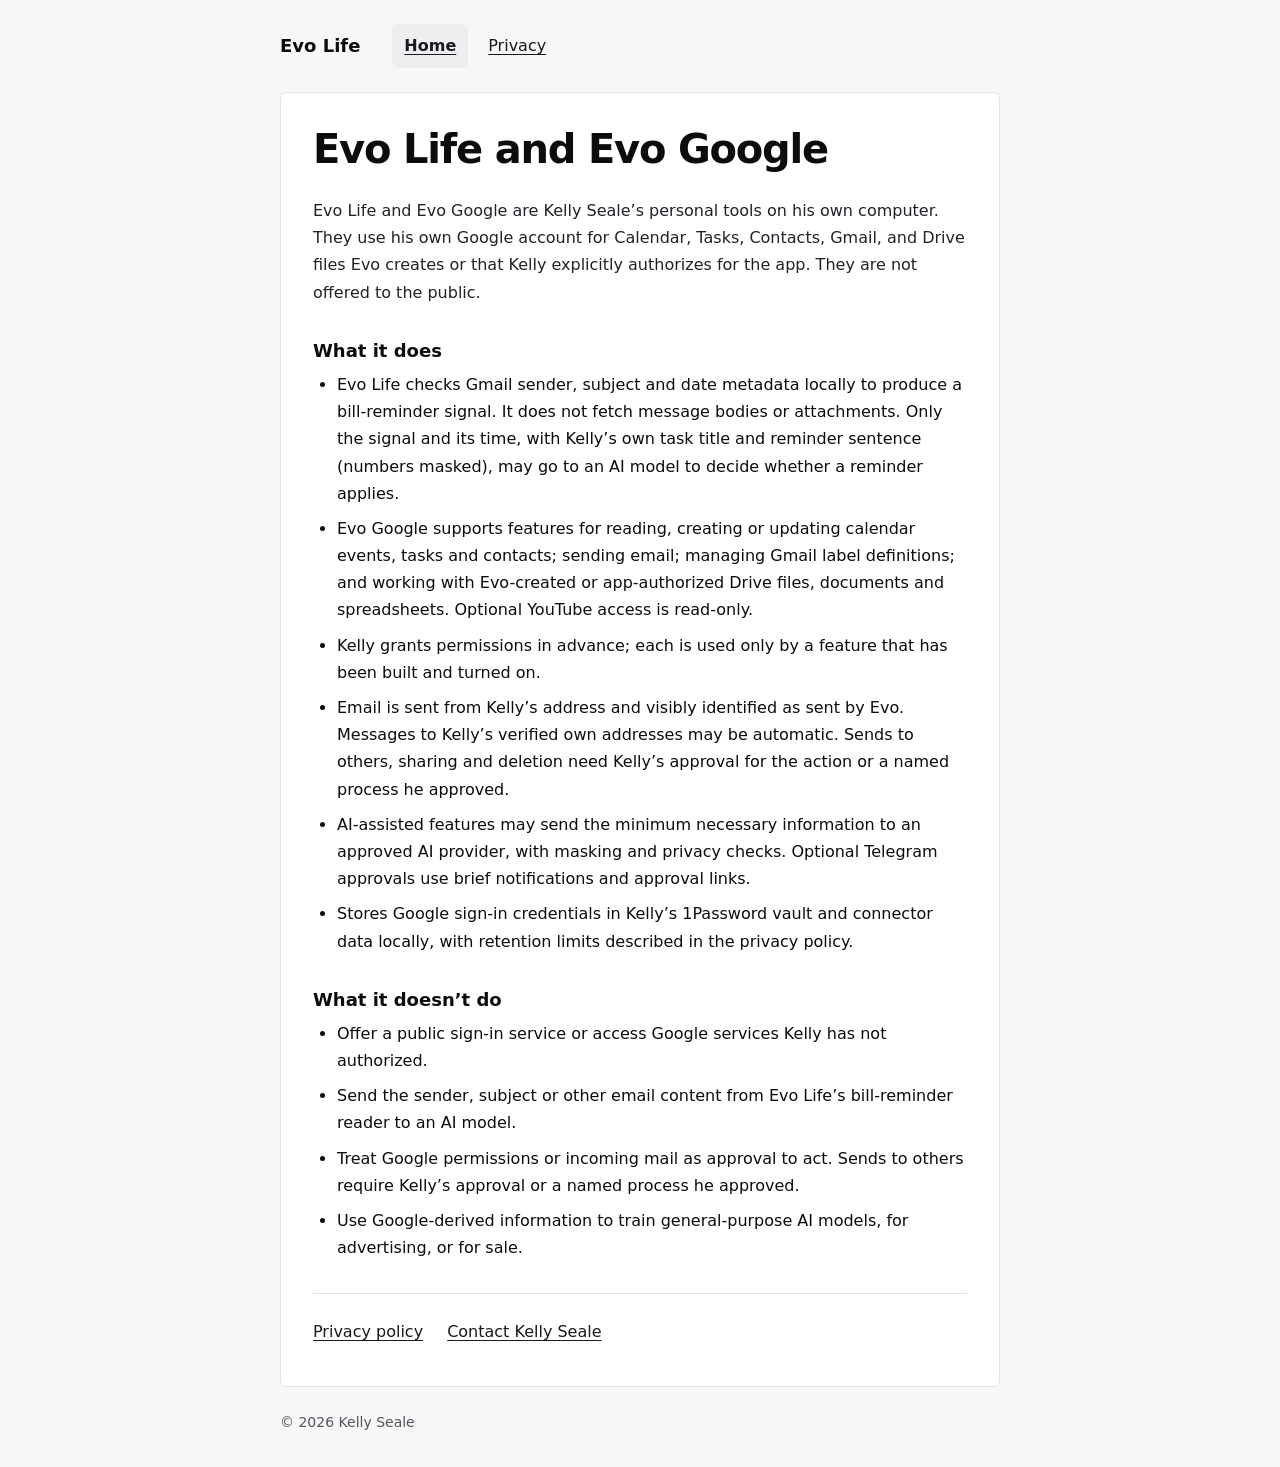
<file: index.html>
<!doctype html>
<html lang="en">
<head>
  <meta charset="utf-8">
  <meta name="viewport" content="width=device-width, initial-scale=1">
  <meta name="description" content="Evo Life and Evo Google are Kelly Seale’s personal tools on his own computer, using his Google account for reminders and approved productivity features.">
  <title>Evo Life</title>
  <link rel="icon" type="image/svg+xml" href="data:image/svg+xml,%3Csvg xmlns='http://www.w3.org/2000/svg' viewBox='0 0 32 32'%3E%3Crect width='32' height='32' rx='8' fill='%2318191c'/%3E%3Cpath d='m9 16 5 5 9-10' fill='none' stroke='%23ffffff' stroke-width='3' stroke-linecap='round' stroke-linejoin='round'/%3E%3C/svg%3E">
  <link rel="stylesheet" href="style.css">
</head>
<body>
  <a class="skip-link" href="#main">Skip to content</a>
  <header class="site-header wrap">
    <span class="site-name">Evo Life</span>
    <nav aria-label="Main navigation">
      <a href="index.html" aria-current="page">Home</a>
      <a href="privacy.html">Privacy</a>
    </nav>
  </header>
  <main id="main" class="wrap content" tabindex="-1">
    <h1>Evo Life and Evo Google</h1>
    <p class="intro">Evo Life and Evo Google are Kelly Seale’s personal tools on his own computer. They use his own Google account for Calendar, Tasks, Contacts, Gmail, and Drive files Evo creates or that Kelly explicitly authorizes for the app. They are not offered to the public.</p>
    <section aria-labelledby="does">
      <h2 id="does">What it does</h2>
      <ul>
        <li>Evo Life checks Gmail sender, subject and date metadata locally to produce a bill-reminder signal. It does not fetch message bodies or attachments. Only the signal and its time, with Kelly’s own task title and reminder sentence (numbers masked), may go to an AI model to decide whether a reminder applies.</li>
        <li>Evo Google supports features for reading, creating or updating calendar events, tasks and contacts; sending email; managing Gmail label definitions; and working with Evo-created or app-authorized Drive files, documents and spreadsheets. Optional YouTube access is read-only.</li>
        <li>Kelly grants permissions in advance; each is used only by a feature that has been built and turned on.</li>
        <li>Email is sent from Kelly’s address and visibly identified as sent by Evo. Messages to Kelly’s verified own addresses may be automatic. Sends to others, sharing and deletion need Kelly’s approval for the action or a named process he approved.</li>
        <li>AI-assisted features may send the minimum necessary information to an approved AI provider, with masking and privacy checks. Optional Telegram approvals use brief notifications and approval links.</li>
        <li>Stores Google sign-in credentials in Kelly’s 1Password vault and connector data locally, with retention limits described in the privacy policy.</li>
      </ul>
    </section>
    <section aria-labelledby="does-not">
      <h2 id="does-not">What it doesn’t do</h2>
      <ul>
        <li>Offer a public sign-in service or access Google services Kelly has not authorized.</li>
        <li>Send the sender, subject or other email content from Evo Life’s bill-reminder reader to an AI model.</li>
        <li>Treat Google permissions or incoming mail as approval to act. Sends to others require Kelly’s approval or a named process he approved.</li>
        <li>Use Google-derived information to train general-purpose AI models, for advertising, or for sale.</li>
      </ul>
    </section>
    <div class="page-links">
      <a href="privacy.html">Privacy policy</a>
      <a href="mailto:kellydseale@gmail.com">Contact Kelly Seale</a>
    </div>
  </main>
  <footer class="site-footer wrap">© 2026 Kelly Seale</footer>
</body>
</html>
</file>
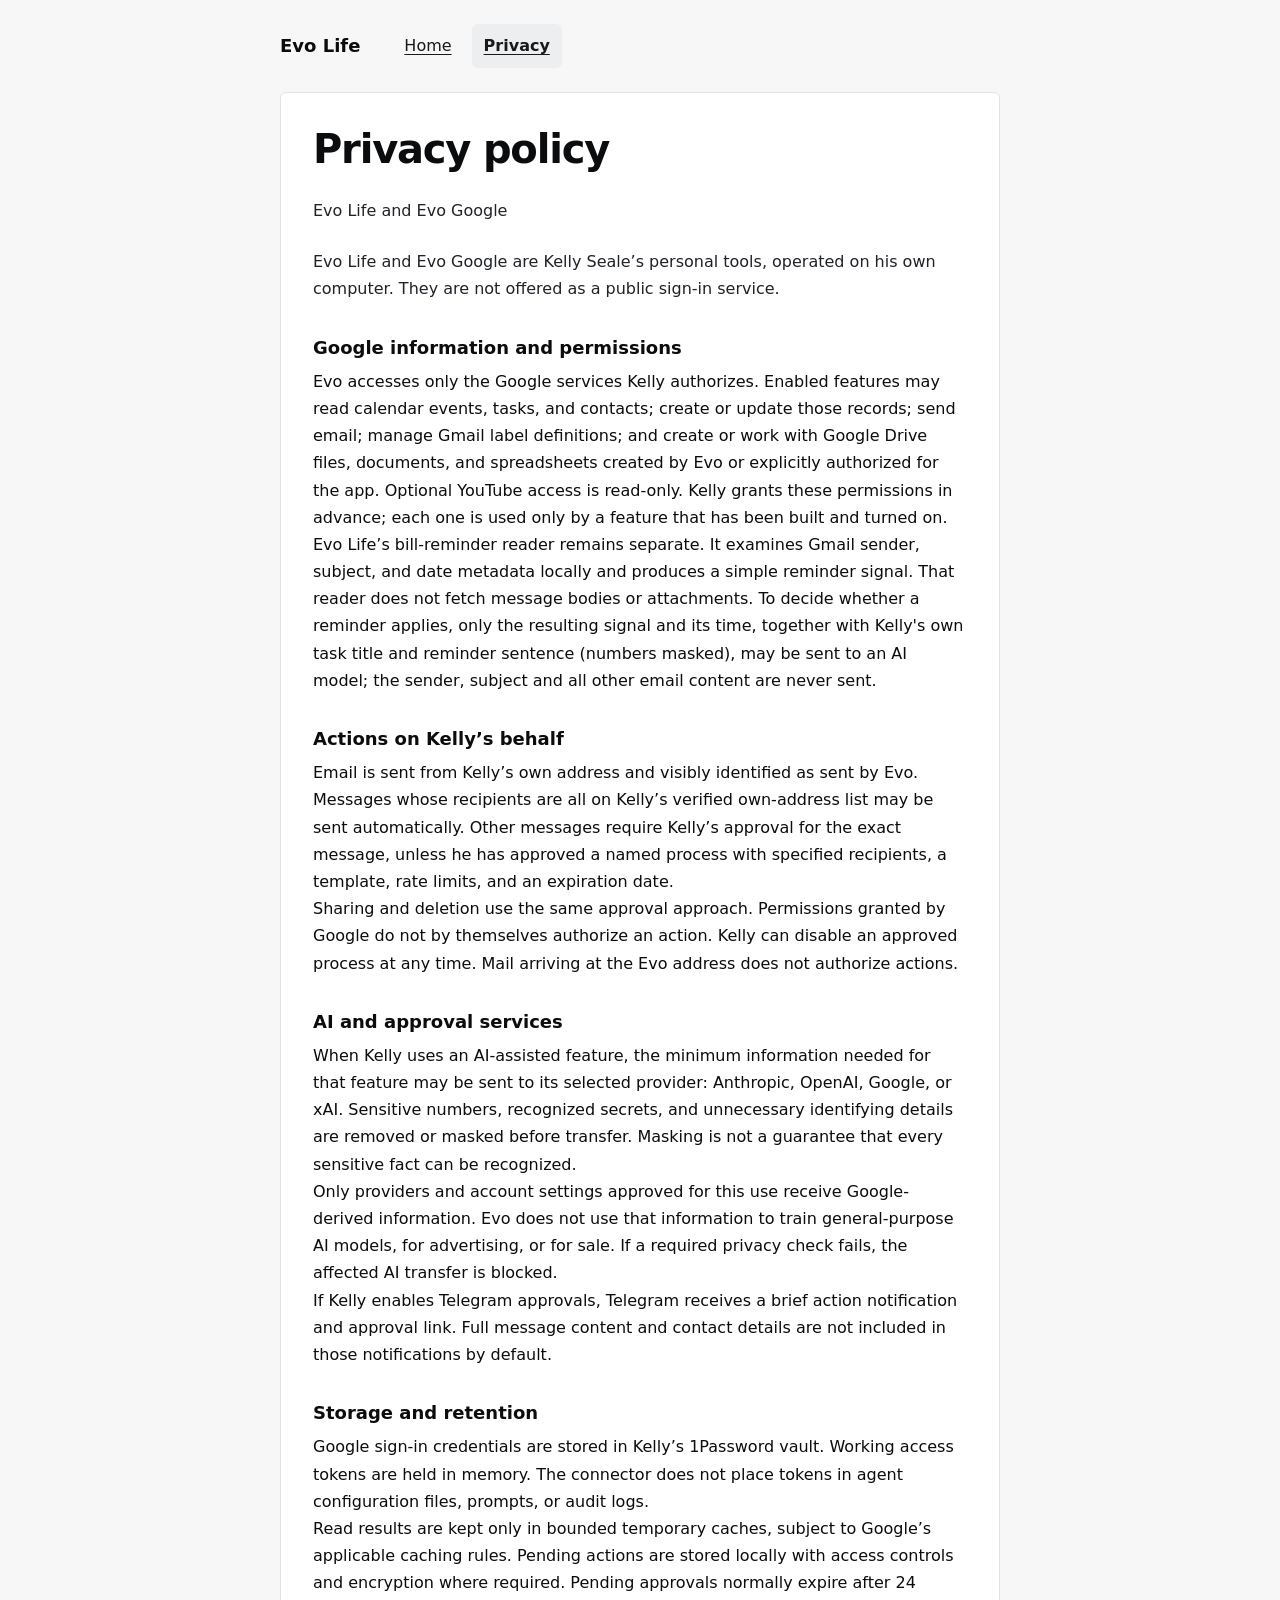
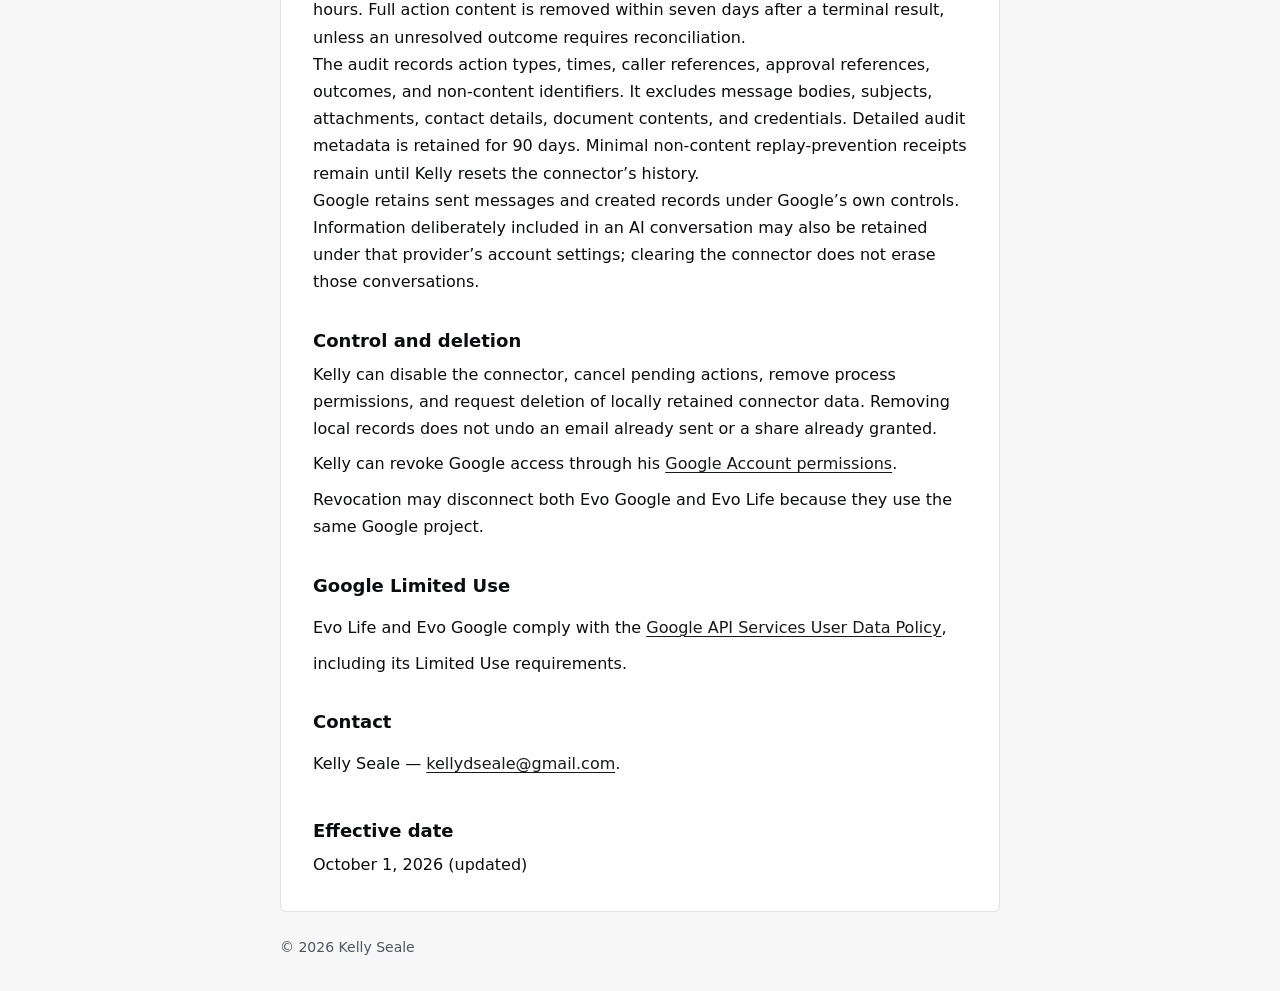
<file: privacy.html>
<!doctype html>
<html lang="en">
<head>
  <meta charset="utf-8">
  <meta name="viewport" content="width=device-width, initial-scale=1">
  <meta name="description" content="How Kelly Seale’s personal Evo Life and Evo Google tools access Google information, handle AI transfers and approvals, and retain data.">
  <title>Privacy policy | Evo Life</title>
  <link rel="icon" type="image/svg+xml" href="data:image/svg+xml,%3Csvg xmlns='http://www.w3.org/2000/svg' viewBox='0 0 32 32'%3E%3Crect width='32' height='32' rx='8' fill='%2318191c'/%3E%3Cpath d='m9 16 5 5 9-10' fill='none' stroke='%23ffffff' stroke-width='3' stroke-linecap='round' stroke-linejoin='round'/%3E%3C/svg%3E">
  <link rel="stylesheet" href="style.css">
</head>
<body>
  <a class="skip-link" href="#main">Skip to content</a>
  <header class="site-header wrap">
    <span class="site-name">Evo Life</span>
    <nav aria-label="Main navigation">
      <a href="index.html">Home</a>
      <a href="privacy.html" aria-current="page">Privacy</a>
    </nav>
  </header>
  <main id="main" class="wrap content" tabindex="-1">
    <h1>Privacy policy</h1>
    <p class="intro">Evo Life and Evo Google</p>
      <p class="intro">Evo Life and Evo Google are Kelly Seale’s personal tools, operated on his own computer. They are not offered as a public sign-in service.</p>
    <section aria-labelledby="google-information-and-permissions">
      <h2 id="google-information-and-permissions">Google information and permissions</h2>
      <p>Evo accesses only the Google services Kelly authorizes. Enabled features may read calendar events, tasks, and contacts; create or update those records; send email; manage Gmail label definitions; and create or work with Google Drive files, documents, and spreadsheets created by Evo or explicitly authorized for the app. Optional YouTube access is read-only. Kelly grants these permissions in advance; each one is used only by a feature that has been built and turned on.</p>
      <p>Evo Life’s bill-reminder reader remains separate. It examines Gmail sender, subject, and date metadata locally and produces a simple reminder signal. That reader does not fetch message bodies or attachments. To decide whether a reminder applies, only the resulting signal and its time, together with Kelly's own task title and reminder sentence (numbers masked), may be sent to an AI model; the sender, subject and all other email content are never sent.</p>
    </section>
    <section aria-labelledby="actions-on-kelly-s-behalf">
      <h2 id="actions-on-kelly-s-behalf">Actions on Kelly’s behalf</h2>
      <p>Email is sent from Kelly’s own address and visibly identified as sent by Evo. Messages whose recipients are all on Kelly’s verified own-address list may be sent automatically. Other messages require Kelly’s approval for the exact message, unless he has approved a named process with specified recipients, a template, rate limits, and an expiration date.</p>
      <p>Sharing and deletion use the same approval approach. Permissions granted by Google do not by themselves authorize an action. Kelly can disable an approved process at any time. Mail arriving at the Evo address does not authorize actions.</p>
    </section>
    <section aria-labelledby="ai-and-approval-services">
      <h2 id="ai-and-approval-services">AI and approval services</h2>
      <p>When Kelly uses an AI-assisted feature, the minimum information needed for that feature may be sent to its selected provider: Anthropic, OpenAI, Google, or xAI. Sensitive numbers, recognized secrets, and unnecessary identifying details are removed or masked before transfer. Masking is not a guarantee that every sensitive fact can be recognized.</p>
      <p>Only providers and account settings approved for this use receive Google-derived information. Evo does not use that information to train general-purpose AI models, for advertising, or for sale. If a required privacy check fails, the affected AI transfer is blocked.</p>
      <p>If Kelly enables Telegram approvals, Telegram receives a brief action notification and approval link. Full message content and contact details are not included in those notifications by default.</p>
    </section>
    <section aria-labelledby="storage-and-retention">
      <h2 id="storage-and-retention">Storage and retention</h2>
      <p>Google sign-in credentials are stored in Kelly’s 1Password vault. Working access tokens are held in memory. The connector does not place tokens in agent configuration files, prompts, or audit logs.</p>
      <p>Read results are kept only in bounded temporary caches, subject to Google’s applicable caching rules. Pending actions are stored locally with access controls and encryption where required. Pending approvals normally expire after 24 hours. Full action content is removed within seven days after a terminal result, unless an unresolved outcome requires reconciliation.</p>
      <p>The audit records action types, times, caller references, approval references, outcomes, and non-content identifiers. It excludes message bodies, subjects, attachments, contact details, document contents, and credentials. Detailed audit metadata is retained for 90 days. Minimal non-content replay-prevention receipts remain until Kelly resets the connector’s history.</p>
      <p>Google retains sent messages and created records under Google’s own controls. Information deliberately included in an AI conversation may also be retained under that provider’s account settings; clearing the connector does not erase those conversations.</p>
    </section>
    <section aria-labelledby="control-and-deletion">
      <h2 id="control-and-deletion">Control and deletion</h2>
      <p>Kelly can disable the connector, cancel pending actions, remove process permissions, and request deletion of locally retained connector data. Removing local records does not undo an email already sent or a share already granted.</p>
      <p>Kelly can revoke Google access through his <a href="https://myaccount.google.com/permissions">Google Account permissions</a>. Revocation may disconnect both Evo Google and Evo Life because they use the same Google project.</p>
    </section>
    <section aria-labelledby="google-limited-use">
      <h2 id="google-limited-use">Google Limited Use</h2>
      <p>Evo Life and Evo Google comply with the <a href="https://developers.google.com/terms/api-services-user-data-policy">Google API Services User Data Policy</a>, including its Limited Use requirements.</p>
    </section>
    <section aria-labelledby="contact">
      <h2 id="contact">Contact</h2>
      <p>Kelly Seale — <a href="mailto:kellydseale@gmail.com">kellydseale@gmail.com</a>.</p>
    </section>
    <section aria-labelledby="effective">
      <h2 id="effective">Effective date</h2>
      <p><time datetime="2026-10-01">October 1, 2026 (updated)</time></p>
    </section>
  </main>
  <footer class="site-footer wrap">© 2026 Kelly Seale</footer>
</body>
</html>
</file>
<file: style.css>
/* Standalone subset of TD Graphite color and spacing tokens. */
:root {
  color-scheme: light dark;
  --bg: #f7f7f8;
  --card: #ffffff;
  --fg: #0b0c0e;
  --fg-soft: #1f2227;
  --muted-fg: #50565e;
  --border: #dfe2e6;
  --muted: #eceef0;
  --brand-text: #18191c;
  --ring: #18191c;
  --control-border: #7c838c;
  --space-1: 4px;
  --space-2: 8px;
  --space-3: 12px;
  --space-4: 16px;
  --space-6: 24px;
  --space-8: 32px;
  --radius-sm: 6px;
  --font-sans: system-ui, -apple-system, BlinkMacSystemFont, "Segoe UI", sans-serif;
  --font-mono: ui-monospace, "Cascadia Code", "Segoe UI Mono", monospace;
  --content-width: 720px;
  --touch-target: 44px;
}
@media (prefers-color-scheme: dark) {
  :root {
    --bg: #08090a;
    --card: #0e0f11;
    --fg: #f2f3f5;
    --fg-soft: #e3e5e8;
    --muted-fg: #9ba1a8;
    --border: #202226;
    --muted: #1a1c1f;
    --brand-text: #e7e9ec;
    --ring: #c9ccd1;
    --control-border: #666d77;
  }
}
* { box-sizing: border-box; }
html { scrollbar-color: var(--control-border) var(--bg); }
body {
  margin: 0;
  padding-inline: var(--space-6);
  background: var(--bg);
  color: var(--fg);
  font-family: var(--font-sans);
  font-size: 1rem;
  line-height: 1.7;
  overflow-wrap: anywhere;
  text-align: left;
}
.wrap { width: 100%; max-width: var(--content-width); margin-inline: auto; }
.site-header {
  display: flex;
  flex-wrap: wrap;
  align-items: center;
  gap: var(--space-3) var(--space-8);
  padding-block: var(--space-6);
}
.site-name { font-size: 1.125rem; font-weight: 650; }
nav { display: flex; flex-wrap: wrap; gap: var(--space-2); }
nav a { padding-inline: var(--space-3); }
nav a[aria-current="page"] { background: var(--muted); font-weight: 650; }
nav a:hover { background: var(--muted); }
.content {
  background: var(--card);
  padding: var(--space-8);
  border: 1px solid var(--border);
  border-radius: var(--radius-sm);
}
h1, h2, p, ul { margin: 0; }
h1 { font-size: clamp(2rem, 5vw, 2.5rem); line-height: 1.2; letter-spacing: -0.03em; text-wrap: balance; }
h2 { font-size: 1.125rem; line-height: 1.4; margin-bottom: var(--space-2); text-wrap: pretty; }
.intro { margin-top: var(--space-6); color: var(--fg-soft); }
section { margin-top: var(--space-8); }
ul { padding-left: var(--space-6); }
li + li { margin-top: var(--space-2); }
a {
  display: inline-block;
  min-width: var(--touch-target);
  min-height: var(--touch-target);
  padding-block: var(--space-2);
  max-width: 100%;
  color: var(--brand-text);
  border-radius: var(--radius-sm);
  text-decoration-thickness: 1px;
  text-underline-offset: 0.2em;
  touch-action: manipulation;
  -webkit-tap-highlight-color: var(--muted);
}
a:hover { text-decoration-thickness: 2px; }
a:focus-visible, main:focus-visible { outline: 3px solid var(--ring); outline-offset: 3px; }
code { font-family: var(--font-mono); font-size: 0.9em; }
.page-links { display: flex; flex-wrap: wrap; gap: var(--space-2) var(--space-6); margin-top: var(--space-8); padding-top: var(--space-4); border-top: 1px solid var(--border); }
.site-footer { padding-block: var(--space-6) var(--space-8); color: var(--muted-fg); font-size: 0.875rem; }
.skip-link { position: absolute; transform: translateY(-200%); padding-inline: var(--space-4); background: var(--card); }
.skip-link:focus { transform: translateY(0); }
@media (max-width: 480px) {
  body { padding-inline: var(--space-4); }
  .content { padding: var(--space-6); }
  .site-header { gap: var(--space-3) var(--space-6); }
}
</file>
